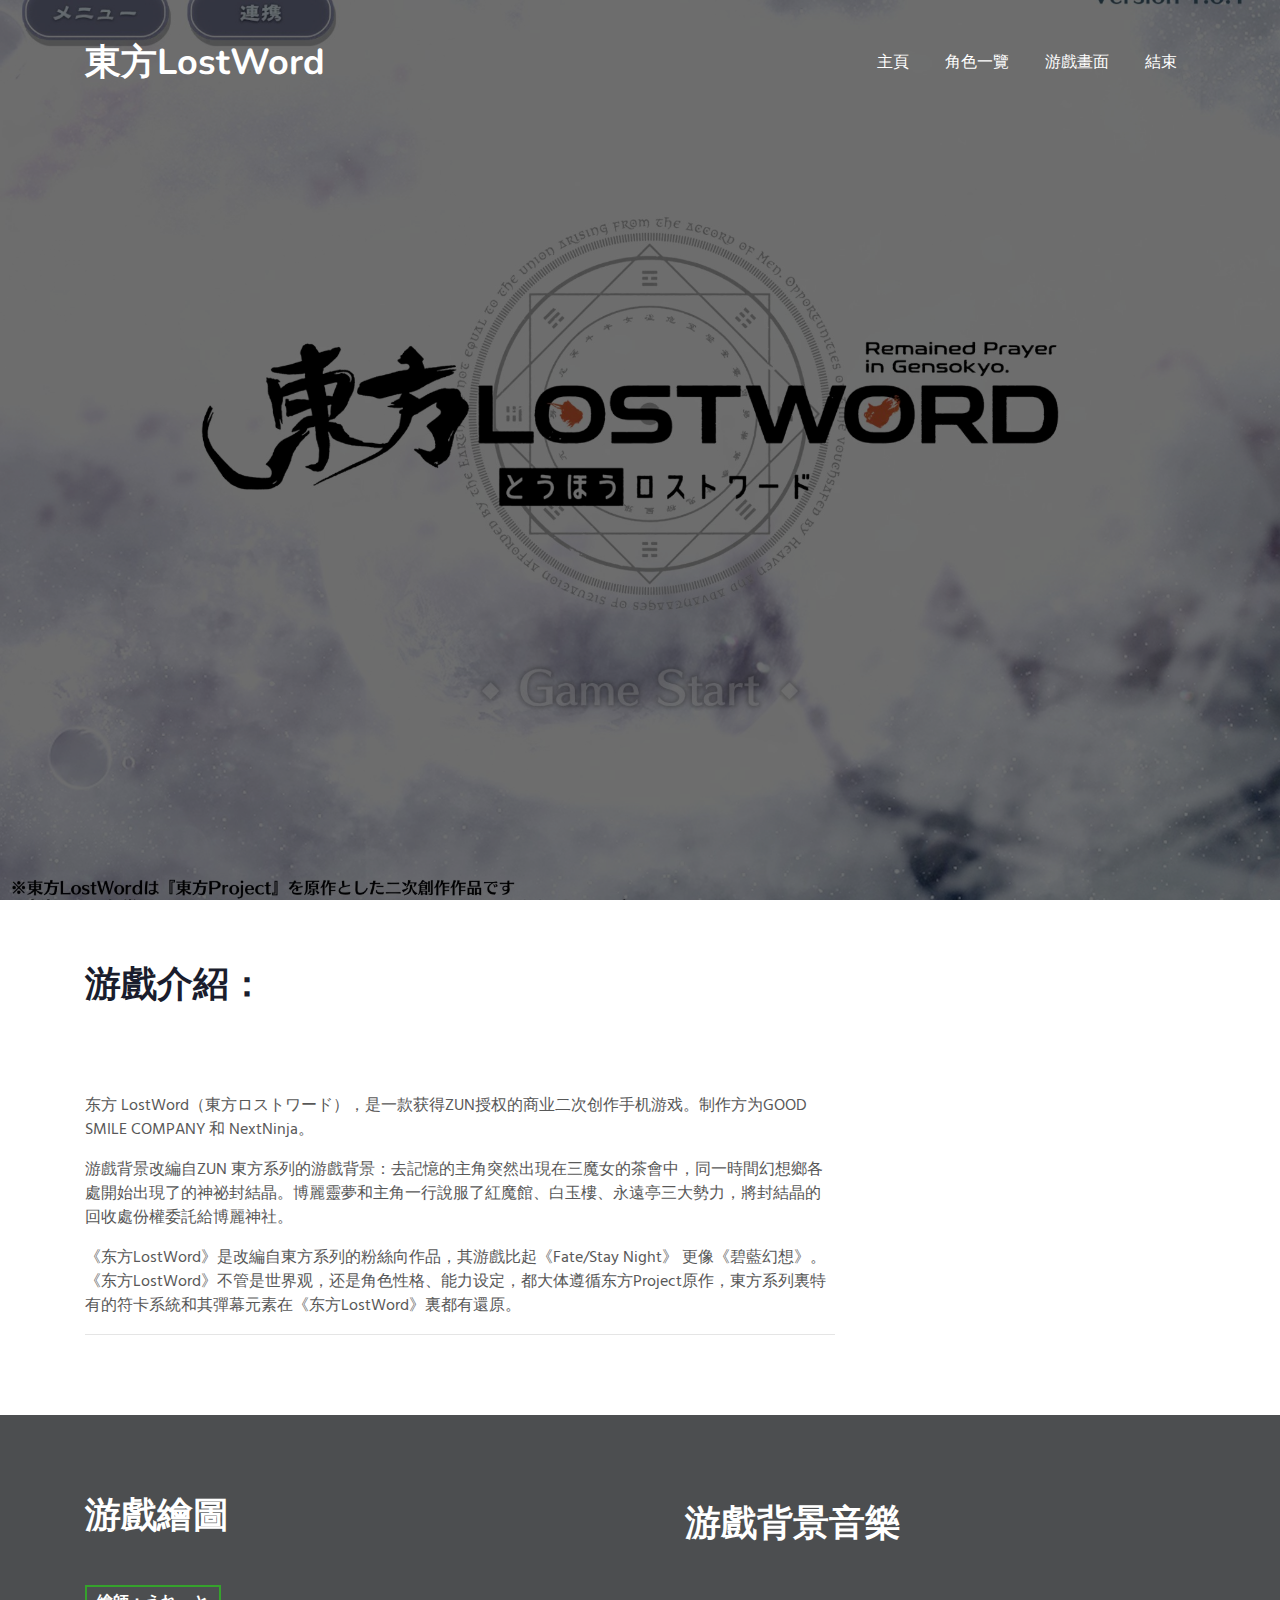
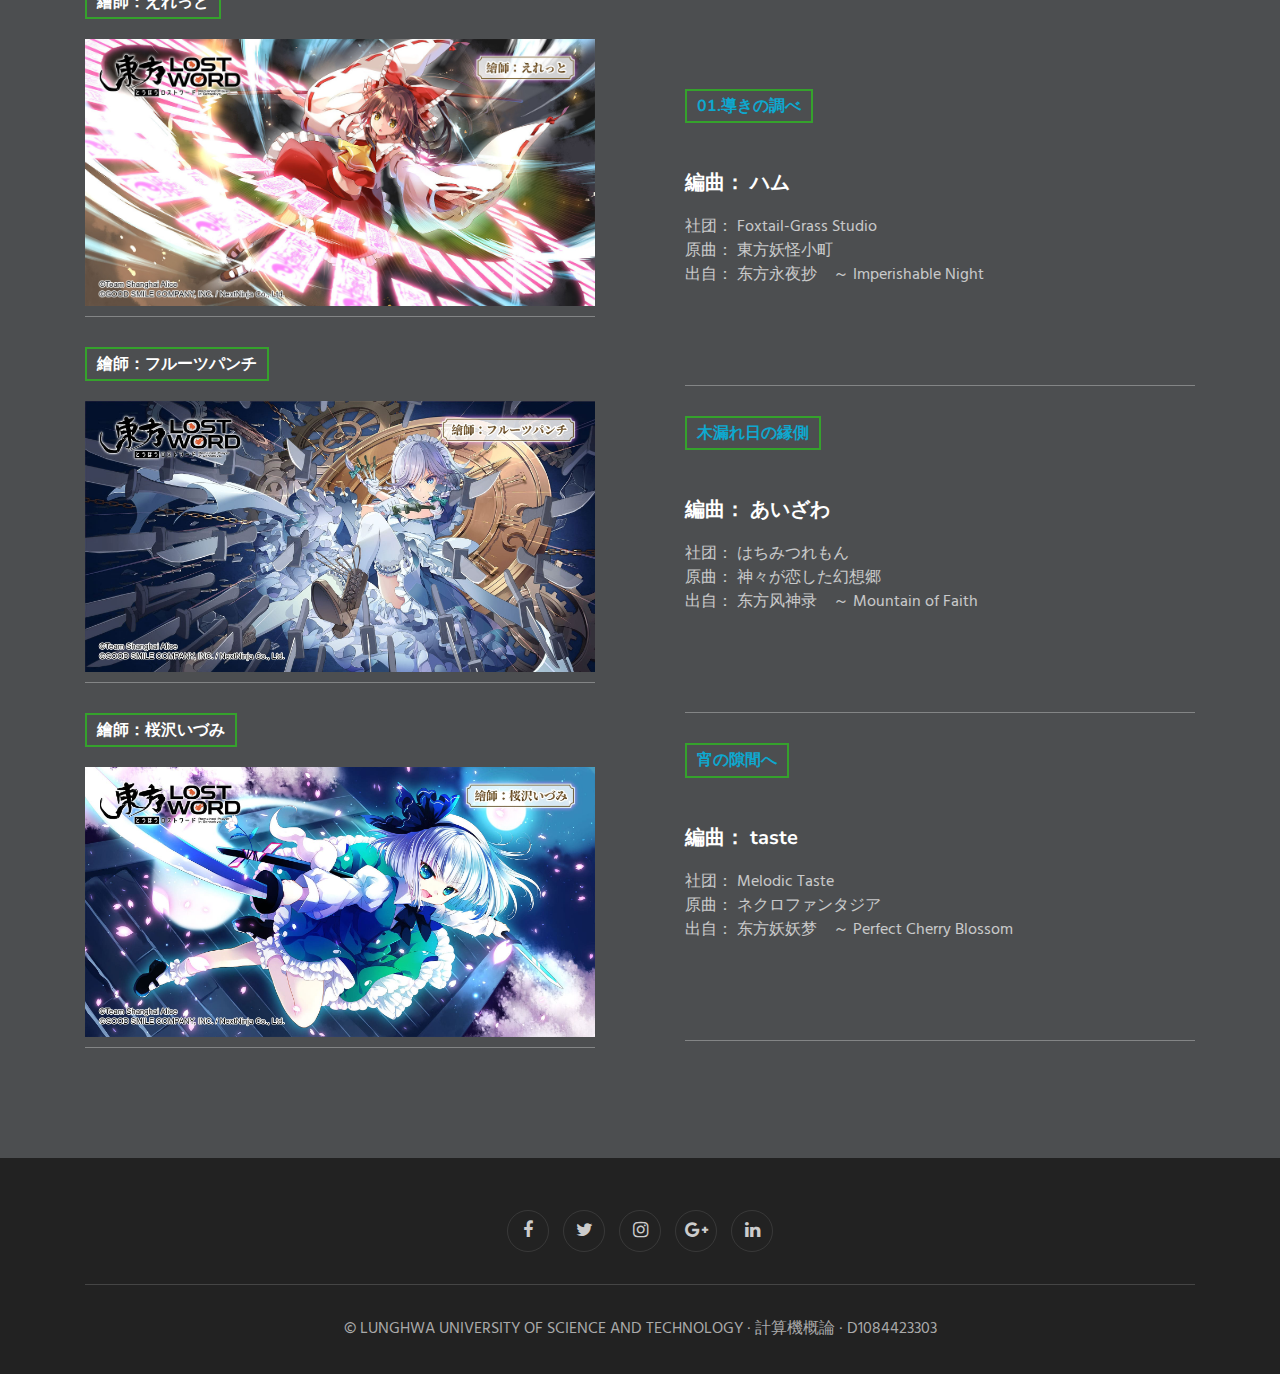
<file: D1084423303-Web/index.html>
<!doctype html>
  <head>
    <meta charset="utf-8">
    <meta name="viewport" content="width=device-width, initial-scale=1, shrink-to-fit=no">

    <title>東方LostWord</title>
    <!-- web fonts -->
    <link href="//fonts.googleapis.com/css?family=Nunito:400,600,700,800,900&display=swap" rel="stylesheet">
    <link href="//fonts.googleapis.com/css?family=Hind&display=swap" rel="stylesheet">
    <!-- //web fonts -->
    <!-- Template CSS -->
    <link rel="stylesheet" href="assets/css/style-starter.css">
      <link rel="icon" href="assets/image/morisa2.jfif">
    
  </head>
  <body>
      
<section class="w3l-bootstrap-header">
  <nav class="navbar navbar-expand-lg navbar-light py-lg-3 py-2">
    <div class="container">
      <a class="navbar-brand" href="index.html"> 東方LostWord</a>
      <audio autoplay id="bg2" loop>
        <source src="assets/bgm/bgm2.mp3" type="audio/mpeg">
        </audio>
      <script>
            var audio = document.getElementById("bg2");
            audio.volume = 0.5;
        </script>

      <button class="navbar-toggler" type="button" data-toggle="collapse" data-target="#navbarSupportedContent"
        aria-controls="navbarSupportedContent" aria-expanded="false" aria-label="Toggle navigation">
        <span class="navbar-toggler-icon fa fa-bars"></span>
      </button>

      <div class="collapse navbar-collapse" id="navbarSupportedContent">
        <ul class="navbar-nav ml-auto">
          <li class="nav-item">
            <a class="nav-link" >主頁</a>
          </li>
          <li class="nav-item">
            <a class="nav-link" href="cha.html">角色一覽</a>
          </li>
          <li class="nav-item">
            <a class="nav-link" href="play.html">游戲畫面</a>
          </li>
         
        
          <li class="nav-item">
            <a class="nav-link" href="end.html">結束</a>
          </li>
        </ul>
        
      </div>
    </div>
  </nav>
</section>
 <!--  Main banner section -->
 <section class="w3l-main-banner" id="home">
  <div class="companies20-content">
    <div class="companies-wrapper">
        <div class="item">
         
            <div class="slider-info banner-view text-center">
              
            </div>
          
        </div>
    </div>
  </div>
</section>
    
<!--  //Main banner section -->
<section class="w3l-about ">
<div class="skills-bars py-5">
 <div class="container py-md-3">
  <div class="heading text-left">
    <h3 class="head">游戲介紹：</h3><br><br><br>
      <p class="my-3 head"> 东方 LostWord（東方ロストワード），是一款获得ZUN授权的商业二次创作手机游戏。制作方为GOOD SMILE COMPANY 和 NextNinja。</p>
      <p class="my-3 head">游戲背景改編自ZUN 東方系列的游戲背景：去記憶的主角突然出現在三魔女的茶會中，同一時間幻想鄉各處開始出現了的神祕封結晶。博麗靈夢和主角一行說服了紅魔館、白玉樓、永遠亭三大勢力，將封結晶的回收處份權委託給博麗神社。</p>
      <p class="my-3 head">《东方LostWord》是改編自東方系列的粉絲向作品，其游戲比起《Fate/Stay Night》 更像《碧藍幻想》。《东方LostWord》不管是世界观，还是角色性格、能力设定，都大体遵循东方Project原作，東方系列裏特有的符卡系統和其彈幕元素在《东方LostWord》裏都有還原。</p>
      <hr>
      
      
    </div>

</div>
</div>

 </section>

            
<section class="services-12" id="experience">
	<div class="form-12-content">
		<div class="container">
			<div class="grid grid-column-2 ">
				
				<div class="column1">
          <h3 class="mb-5">游戲繪圖</h3>
					<div class="experience-top">
            <h5>繪師：えれっと</h5>
						<a><img src="assets/image/11.jfif" class="img-fluid" alt="content-photo"></a>
            </div>
            <div class="experience-top">
              <h5>繪師：フルーツパンチ</h5>
                        <a><img src="assets/image/12.jpg" class="img-fluid" alt="content-photo"></a>
              </div>
              <div class="experience-top">
                <h5>繪師：桜沢いづみ</h5>
                        <a><img src="assets/image/13.jpg" class="img-fluid" alt="content-photo"></a>
                </div>
					</div>
					<div class="column2">
            <h3 class="mb-5">游戲背景音樂</h3>
                        <br><br><br><br>
            <div class="experience-top">
                <h5 class="mb-5"><a href="https://www.youtube.com/watch?v=Nti2eGu2PSk">01.導きの調べ</a></h5>
              <h4>編曲： ハム</h4>
              <p class="my-3 text-white">社团： Foxtail-Grass Studio<br>
                  原曲： 東方妖怪小町<br>
                  出自： 东方永夜抄　～ Imperishable Night</p><br><br><br>
              </div>
              <div class="experience-top">
                  <h5 class="mb-5"> <a href="https://www.youtube.com/watch?v=v_jKdC-94EU&t=103s">木漏れ日の縁側</a></h5>
              <h4>編曲： あいざわ</h4>
              <p class="my-3 text-white">社团： はちみつれもん<br>
                  原曲： 神々が恋した幻想郷<br>
                  出自： 东方风神录　～ Mountain of Faith</p><br><br><br>
                </div>
                <div class="experience-top">
                    <h5 class="mb-5"><a href="https://www.youtube.com/watch?v=nrRhn9jnDig&t=117s"> 宵の隙間へ</a></h5>
              <h4>編曲： 	taste</h4>
              <p class="my-3 text-white">社团： Melodic Taste<br>
                  原曲： ネクロファンタジア<br>
                  出自： 东方妖妖梦　～ Perfect Cherry Blossom</p><br><br><br>
                  </div>
					</div>
			</div>
		</div>
	</div>
</section>

 
 <!-- grids block 5 -->
 <section class="w3l-footer-29-main" id="footer">
   <div class="footer-29 text-center">
      <div class="container">
        
        <div class="main-social-footer-29">
                    
          <a href="#facebook" class="facebook"><span class="fa fa-facebook"></span></a>
          <a href="#twitter" class="twitter"><span class="fa fa-twitter"></span></a>
          <a href="#instagram" class="instagram"><span class="fa fa-instagram"></span></a>
          <a href="#google-plus" class="google-plus"><span class="fa fa-google-plus"></span></a>
          <a href="#linkedin" class="linkedin"><span class="fa fa-linkedin"></span></a>
      </div>
          <div class="bottom-copies text-center">
              <p class="copy-footer-29">© LUNGHWA UNIVERSITY OF SCIENCE AND TECHNOLOGY · 計算機概論 · D1084423303</p>
               
          </div>
      </div>
  </div>
   <!-- move top -->
  <button onclick="topFunction()" id="movetop" title="Go to top">
              <span class="fa fa-angle-up"></span>
                 </button>
                 <script>
                     // When the user scrolls down 20px from the top of the document, show the button
                     window.onscroll = function () {
                         scrollFunction()
                     };
              
                     function scrollFunction() {
                         if (document.body.scrollTop > 20 || document.documentElement.scrollTop > 20) {
                             document.getElementById("movetop").style.display = "block";
                         } else {
                             document.getElementById("movetop").style.display = "none";
                         }
                     }
              
                     // When the user clicks on the button, scroll to the top of the document
                     function topFunction() {
                         document.body.scrollTop = 0;
                         document.documentElement.scrollTop = 0;
                     }
                 </script>
                 <!-- /move top -->
</section>
<section>
<!-- // grids block 5 -->
<script src="assets/js/jquery-3.3.1.min.js"></script>
<!-- //footer-28 block -->
</section>

<script>
    $(function () {
      $('.navbar-toggler').click(function () {
        $('body').toggleClass('noscroll');
      })
    });
  </script>
  <!-- jQuery first, then Popper.js, then Bootstrap JS -->
  <script src="https://code.jquery.com/jquery-3.4.1.slim.min.js"
    integrity="sha384-J6qa4849blE2+poT4WnyKhv5vZF5SrPo0iEjwBvKU7imGFAV0wwj1yYfoRSJoZ+n" crossorigin="anonymous">
  </script>
  
  <script src="https://stackpath.bootstrapcdn.com/bootstrap/4.4.1/js/bootstrap.min.js"
    integrity="sha384-wfSDF2E50Y2D1uUdj0O3uMBJnjuUD4Ih7YwaYd1iqfktj0Uod8GCExl3Og8ifwB6" crossorigin="anonymous">
  </script>

<!-- Smooth scrolling -->



</body>


<!-- // grids block 5 -->
</file>
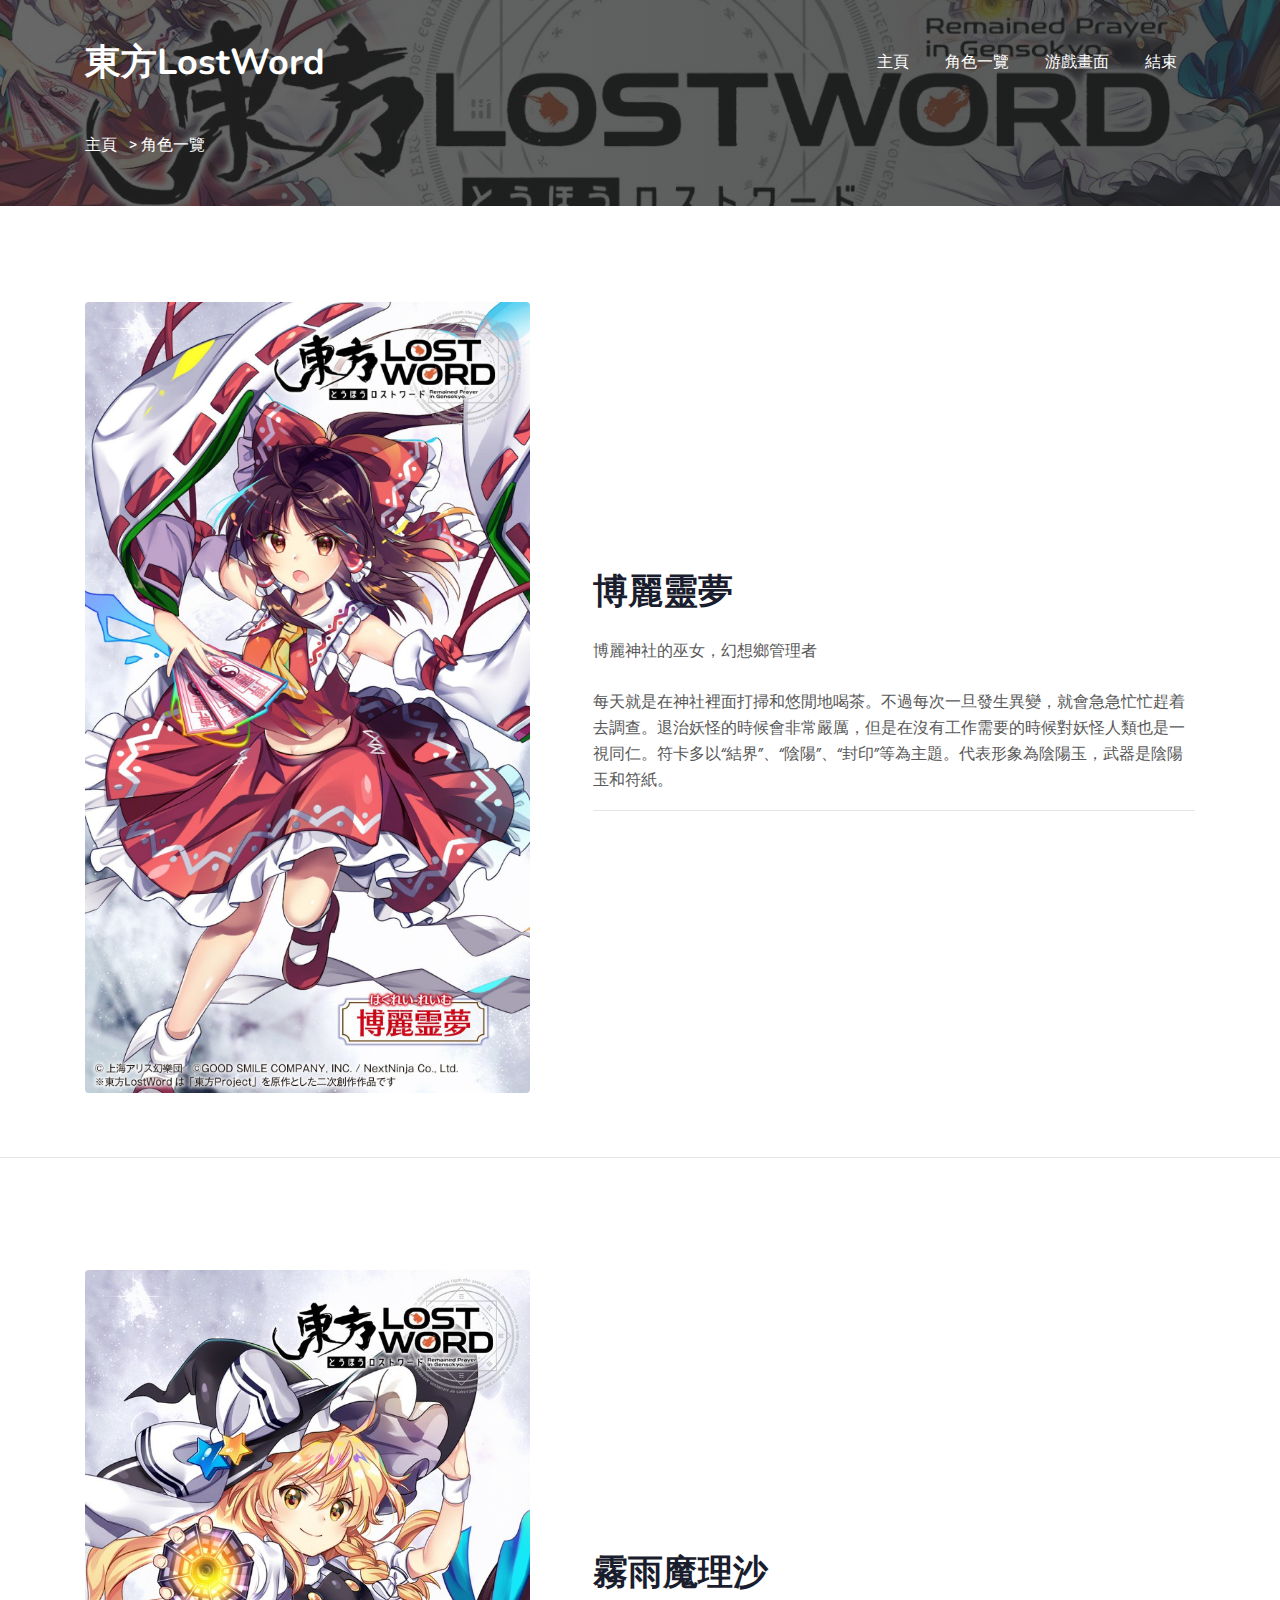
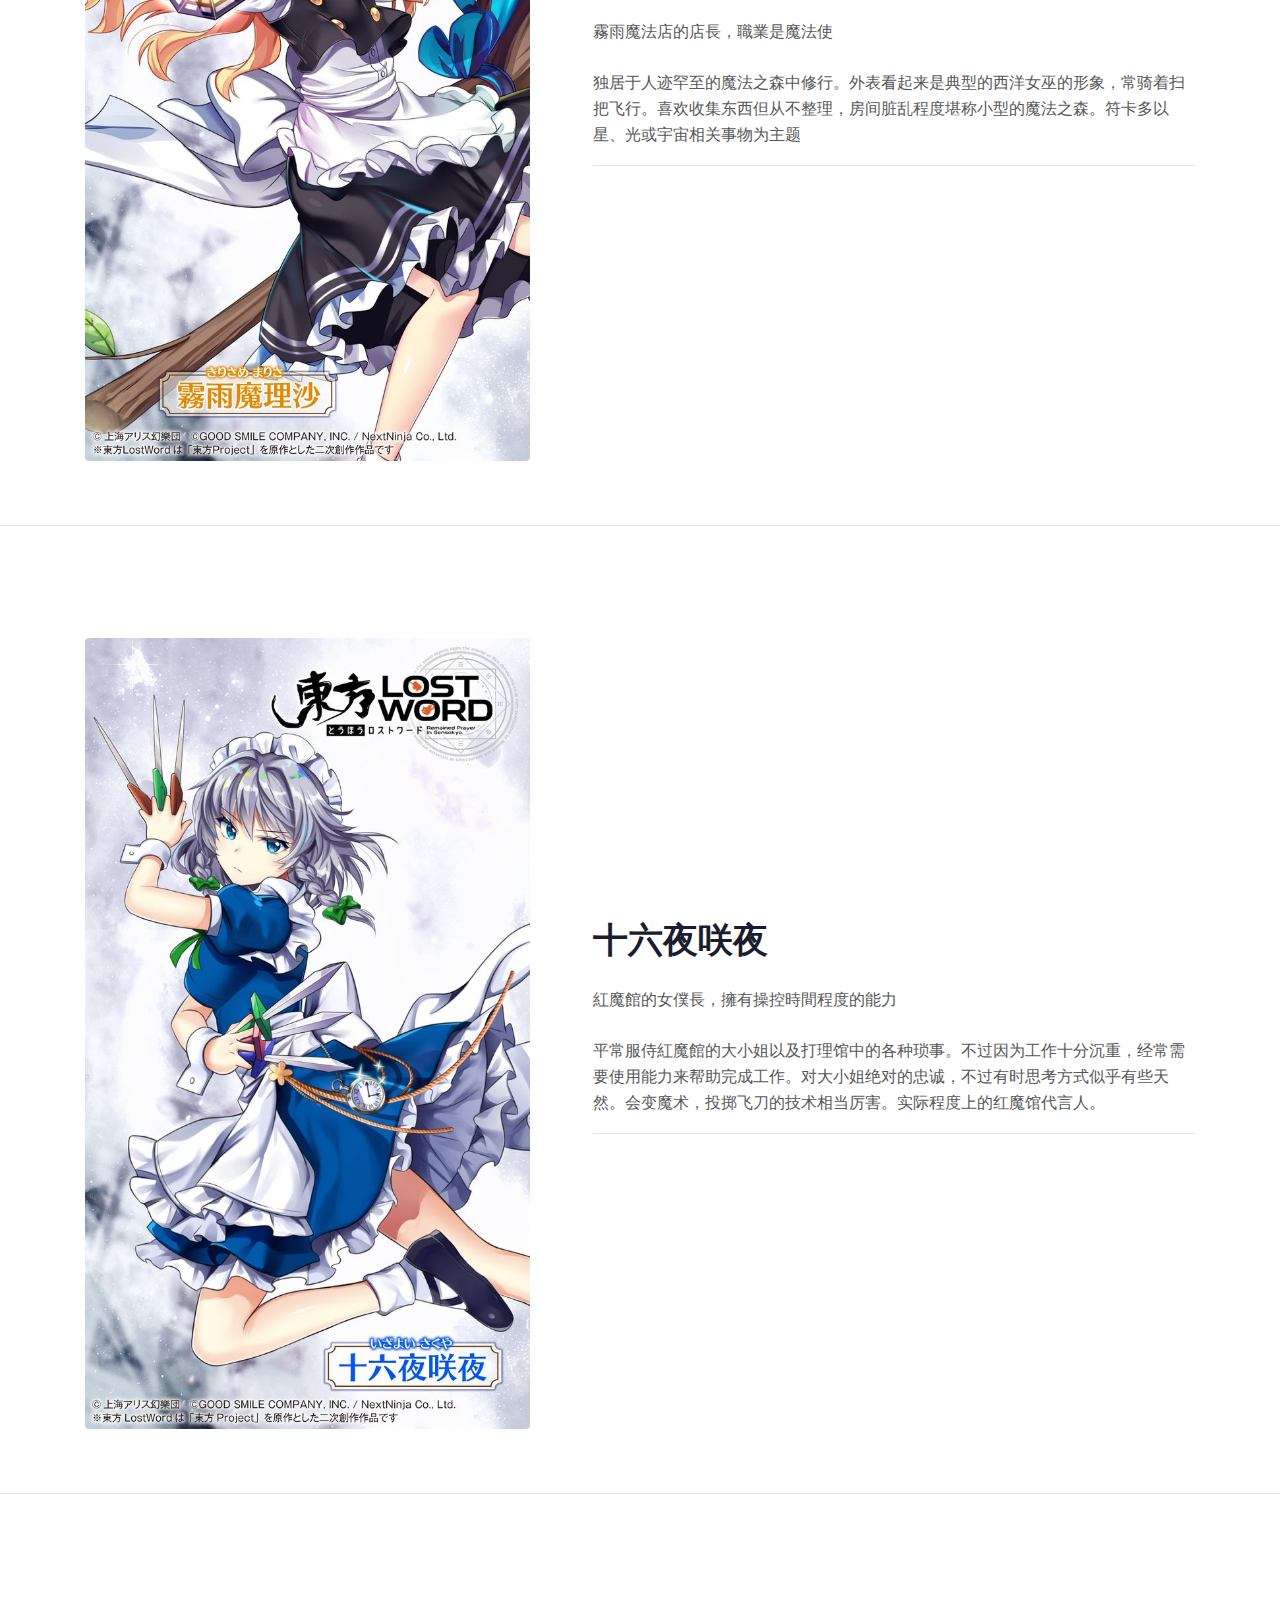
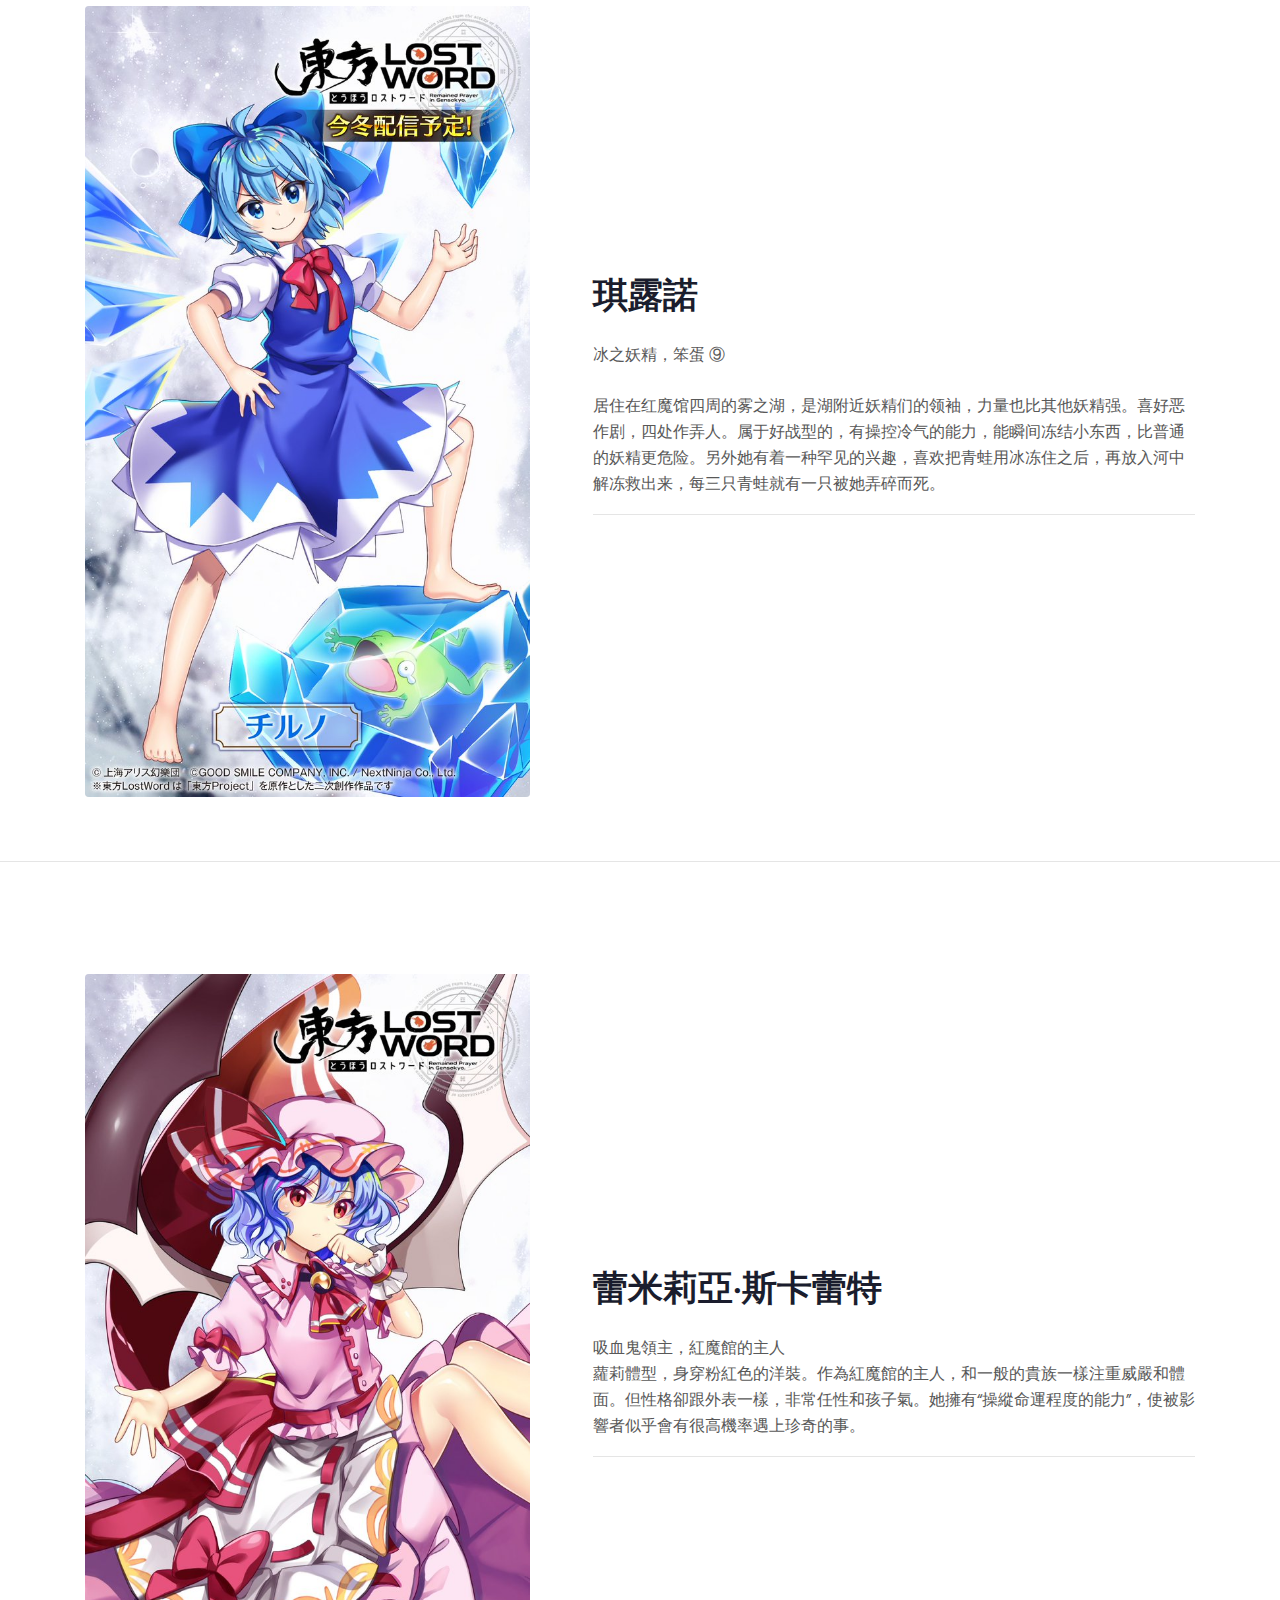
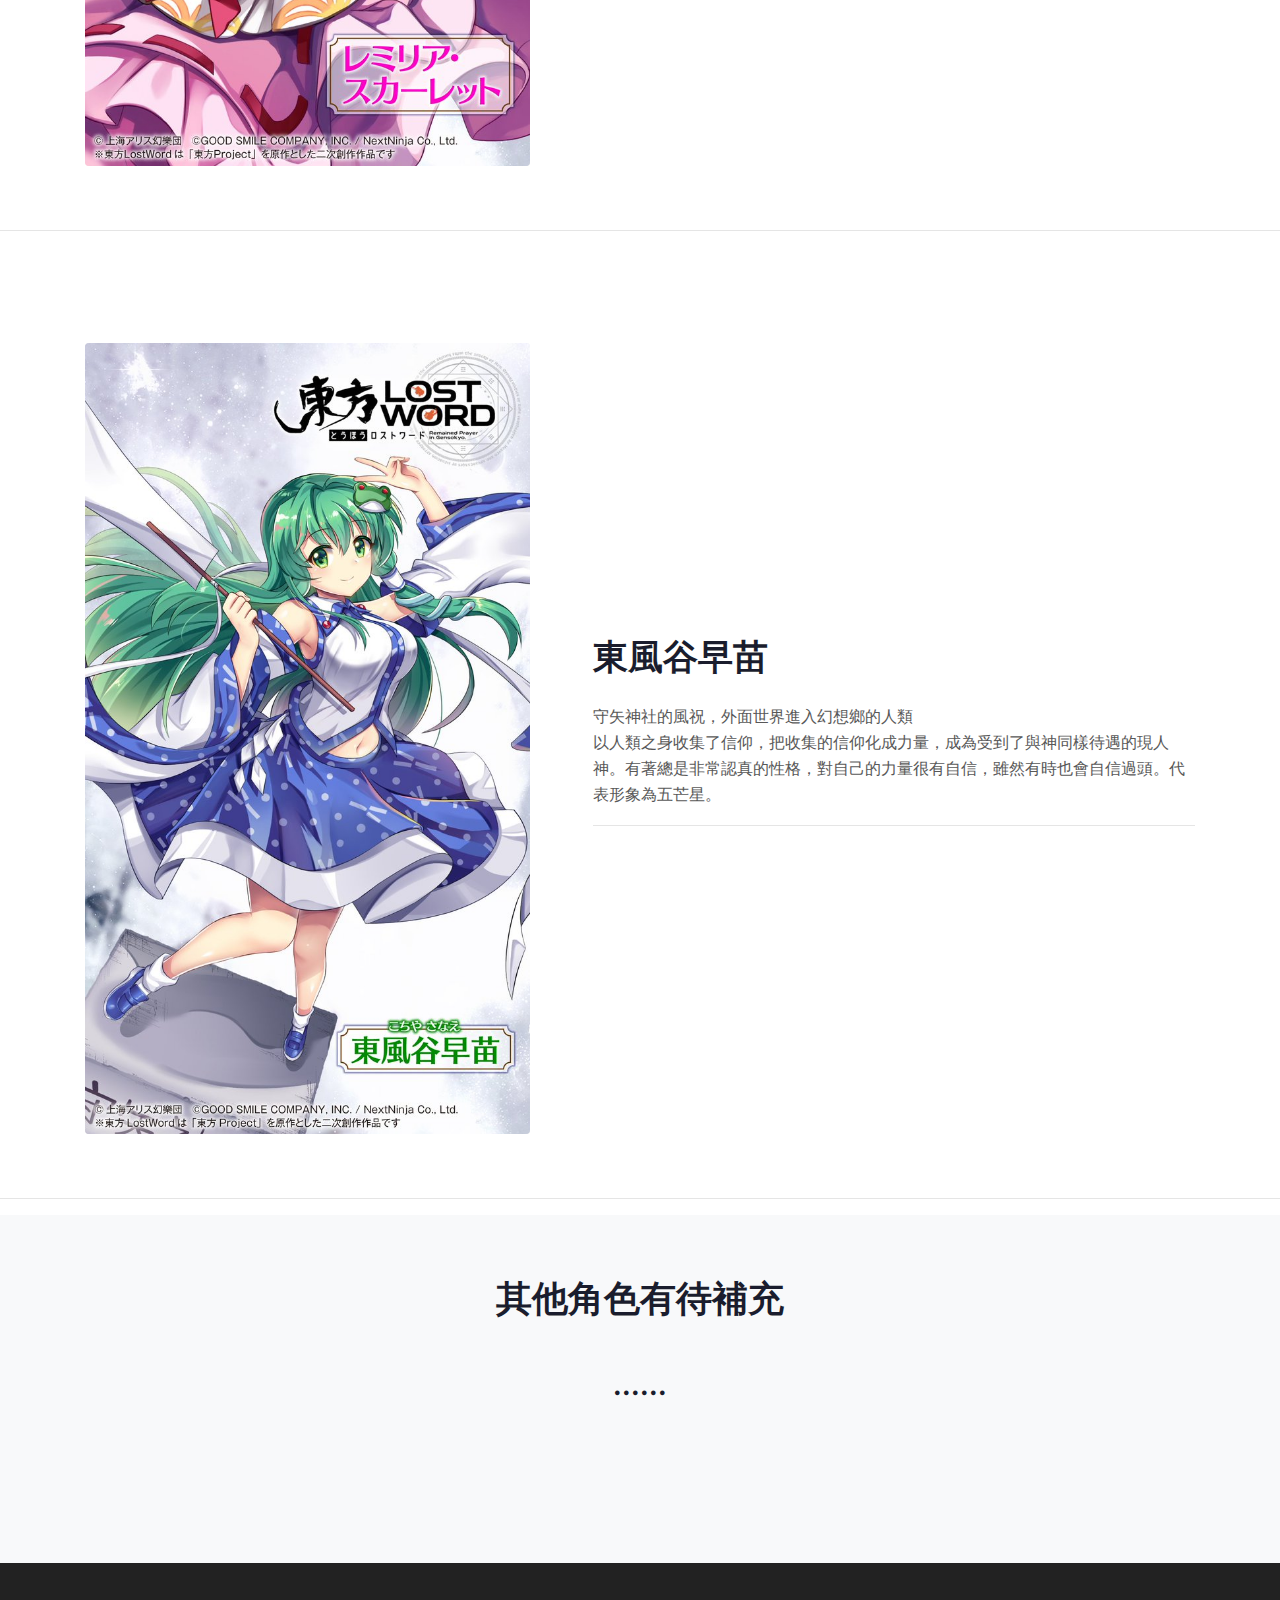
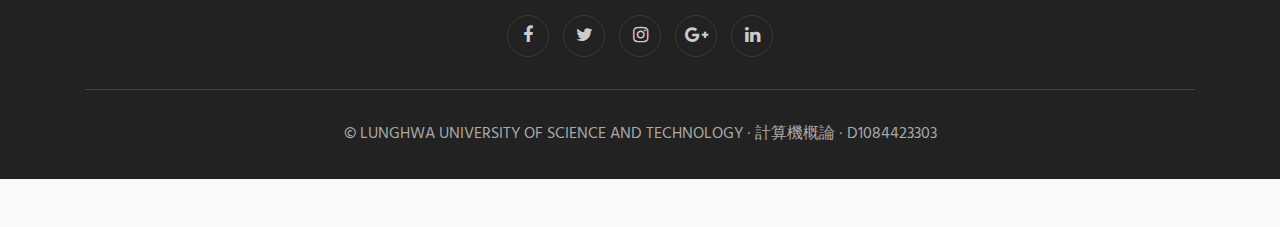
<file: D1084423303-Web/cha.html>
<!doctype html>
  <head>
    <meta charset="utf-8">
    <meta name="viewport" content="width=device-width, initial-scale=1, shrink-to-fit=no">

    <title>東方LostWord</title>
    <!-- web fonts -->
    <link href="//fonts.googleapis.com/css?family=Nunito:400,600,700,800,900&display=swap" rel="stylesheet">
    <link href="//fonts.googleapis.com/css?family=Hind&display=swap" rel="stylesheet">
    <!-- //web fonts -->
    <!-- Template CSS -->
    <link rel="stylesheet" href="assets/css/style-starter.css">
        <link rel="icon" href="assets/image/morisa2.jfif">
      
  </head>
  <body>

<section class="w3l-bootstrap-header">
  <nav class="navbar navbar-expand-lg navbar-light py-lg-3 py-2">
    <div class="container">
      <a class="navbar-brand" href="index.html"> 東方LostWord</a>
        <audio autoplay id="bg2" loop>
        <source src="assets/bgm/bgm2.mp3" type="audio/mpeg">
        </audio>
      <script>
            var audio = document.getElementById("bg2");
            audio.volume = 0.5;
        </script>
        
      <button class="navbar-toggler" type="button" data-toggle="collapse" data-target="#navbarSupportedContent"
        aria-controls="navbarSupportedContent" aria-expanded="false" aria-label="Toggle navigation">
        <span class="navbar-toggler-icon fa fa-bars"></span>
      </button>

      <div class="collapse navbar-collapse" id="navbarSupportedContent">
        <ul class="navbar-nav ml-auto">
          <li class="nav-item">
            <a class="nav-link" href="index.html">主頁</a>
          </li>
          <li class="nav-item">
            <a class="nav-link">角色一覽</a>
          </li>
          <li class="nav-item">
            <a class="nav-link" href="play.html">游戲畫面</a>
          </li>
         
        
          <li class="nav-item">
            <a class="nav-link" href="end.html">結束</a>
          </li>
        </ul>
        
      </div>
    </div>
  </nav>
</section>
<section class="w3l-about-breadcrum">
  <div class="breadcrum-bg">
    <div class="container py-5">
      <p><a href="index.html">主頁</a> &nbsp; >&nbsp;角色一覽</p>
     </div>
  </div>
</section>
<!-- w3l-content-photo-5 -->
<div class="w3l-content-photo-5 py-5" id="about">
	<div class="content-main pt-lg-5 pt-md-3 pb-0">
		<div class="container">
			<div class="row">
				<div class="col-lg-5 content-photo">
					<a><img src="assets/image/lm1.jpg" id="lm1" class="img-fluid" alt="content-photo"></a>
				</div>
				<div class="col-lg-7 content-left mt-lg-0 mt-5 pl-lg-5">
					<h3>博麗靈夢</h3>
					<p class="mb-0">博麗神社的巫女，幻想鄉管理者</p>
                    <p>每天就是在神社裡面打掃和悠閒地喝茶。不過每次一旦發生異變，就會急急忙忙趕着去調查。退治妖怪的時候會非常嚴厲，但是在沒有工作需要的時候對妖怪人類也是一視同仁。符卡多以“結界”、“陰陽”、“封印”等為主題。代表形象為陰陽玉，武器是陰陽玉和符紙。</p>
					<hr>
                    
				</div>
			</div>
		</div>
	</div>
</div>
<hr>
      
      
<div class="w3l-content-photo-5 py-5" id="about">
	<div class="content-main pt-lg-5 pt-md-3 pb-0">
		<div class="container">
			<div class="row">
				<div class="col-lg-5 content-photo">
					<a><img src="assets/image/km1.jpg" class="img-fluid" alt="content-photo"></a>
				</div>
				<div class="col-lg-7 content-left mt-lg-0 mt-5 pl-lg-5">
					<h3>霧雨魔理沙</h3>
                    <p class="mb-0">霧雨魔法店的店長，職業是魔法使</p>
					<p> 独居于人迹罕至的魔法之森中修行。外表看起来是典型的西洋女巫的形象，常骑着扫把飞行。喜欢收集东西但从不整理，房间脏乱程度堪称小型的魔法之森。符卡多以星、光或宇宙相关事物为主题</p>
                    <hr>
					
				</div>
			</div>
		</div>
	</div>
</div>
<hr>
      
      
<div class="w3l-content-photo-5 py-5" id="about">
	<div class="content-main pt-lg-5 pt-md-3 pb-0">
		<div class="container">
			<div class="row">
				<div class="col-lg-5 content-photo">
					<a><img src="assets/image/iz1.jpg" class="img-fluid" alt="content-photo"></a>
				</div>
				<div class="col-lg-7 content-left mt-lg-0 mt-5 pl-lg-5">
					<h3>十六夜咲夜</h3>
					<p class="mb-0">紅魔館的女僕長，擁有操控時間程度的能力</p>
                    <p>平常服侍紅魔館的大小姐以及打理馆中的各种琐事。不过因为工作十分沉重，经常需要使用能力来帮助完成工作。对大小姐绝对的忠诚，不过有时思考方式似乎有些天然。会变魔术，投掷飞刀的技术相当厉害。实际程度上的红魔馆代言人。</p>
                    <hr>
					
				</div>
			</div>
		</div>
	</div>
</div>
<hr>
      
 
<div class="w3l-content-photo-5 py-5" id="about">
	<div class="content-main pt-lg-5 pt-md-3 pb-0">
		<div class="container">
			<div class="row">
				<div class="col-lg-5 content-photo">
					<a><img src="assets/image/cirno1.jpg" class="img-fluid" alt="content-photo"></a>
				</div>
				<div class="col-lg-7 content-left mt-lg-0 mt-5 pl-lg-5">
					<h3>琪露諾</h3>
					<p class="mb-0">冰之妖精，笨蛋 ⑨</p>
                    <p>居住在红魔馆四周的雾之湖，是湖附近妖精们的领袖，力量也比其他妖精强。喜好恶作剧，四处作弄人。属于好战型的，有操控冷气的能力，能瞬间冻结小东西，比普通的妖精更危险。另外她有着一种罕见的兴趣，喜欢把青蛙用冰冻住之后，再放入河中解冻救出来，每三只青蛙就有一只被她弄碎而死。</p>
                    <hr>
					
				</div>
			</div>
		</div>
	</div>
</div>
<hr>
      
 
<div class="w3l-content-photo-5 py-5" id="about">
	<div class="content-main pt-lg-5 pt-md-3 pb-0">
		<div class="container">
			<div class="row">
				<div class="col-lg-5 content-photo">
					<a><img src="assets/image/rs1.jpg" class="img-fluid" alt="content-photo"></a>
				</div>
				<div class="col-lg-7 content-left mt-lg-0 mt-5 pl-lg-5">
					<h3>蕾米莉亞·斯卡蕾特</h3>
					<p class="mb-0">吸血鬼領主，紅魔館的主人<br>蘿莉體型，身穿粉紅色的洋裝。作為紅魔館的主人，和一般的貴族一樣注重威嚴和體面。但性格卻跟外表一樣，非常任性和孩子氣。她擁有“操縱命運程度的能力”，使被影響者似乎會有很高機率遇上珍奇的事。</p>
                    <hr>
					
				</div>
			</div>
		</div>
	</div>
</div>
 <hr>
      
<div class="w3l-content-photo-5 py-5" id="about">
	<div class="content-main pt-lg-5 pt-md-3 pb-0">
		<div class="container">
			<div class="row">
				<div class="col-lg-5 content-photo">
					<a><img src="assets/image/dz1.jpg" class="img-fluid" alt="content-photo"></a>
				</div>
				<div class="col-lg-7 content-left mt-lg-0 mt-5 pl-lg-5">
					<h3>東風谷早苗</h3>
					<p class="mb-0">守矢神社的風祝，外面世界進入幻想鄉的人類<br>以人類之身收集了信仰，把收集的信仰化成力量，成為受到了與神同樣待遇的現人神。有著總是非常認真的性格，對自己的力量很有自信，雖然有時也會自信過頭。代表形象為五芒星。</p>
                    <hr>
					
				</div>
			</div>
		</div>
	</div>
</div>
 <hr>


<!-- //w3l-content-photo-5 -->
<!-- home page service grids -->
<section id="services-1" class="bg-light py-5">
  <div class="container py-lg-3">
    <div class="heading text-center mx-auto">
      <h3 class="head">其他角色有待補充<br><br>......<br><br><br><br></h3>
      <p class="my-3 head"> </p>
        
      </div>
    </div>
    

 <!-- grids block 5 -->
 <section class="w3l-footer-29-main" id="footer">
  <div class="footer-29 text-center">
      <div class="container">
        
        <div class="main-social-footer-29">
                    
          <a href="#facebook" class="facebook"><span class="fa fa-facebook"></span></a>
          <a href="#twitter" class="twitter"><span class="fa fa-twitter"></span></a>
          <a href="#instagram" class="instagram"><span class="fa fa-instagram"></span></a>
          <a href="#google-plus" class="google-plus"><span class="fa fa-google-plus"></span></a>
          <a href="#linkedin" class="linkedin"><span class="fa fa-linkedin"></span></a>
      </div>
          <div class="bottom-copies text-center">
              <p class="copy-footer-29">© LUNGHWA UNIVERSITY OF SCIENCE AND TECHNOLOGY · 計算機概論 · D1084423303</p>
               
          </div>
      </div>
  </div>
   <!-- move top -->
  <button onclick="topFunction()" id="movetop" title="Go to top">
              <span class="fa fa-angle-up"></span>
                 </button>
                 <script>
                     // When the user scrolls down 20px from the top of the document, show the button
                     window.onscroll = function () {
                         scrollFunction()
                     };
              
                     function scrollFunction() {
                         if (document.body.scrollTop > 20 || document.documentElement.scrollTop > 20) {
                             document.getElementById("movetop").style.display = "block";
                         } else {
                             document.getElementById("movetop").style.display = "none";
                         }
                     }
              
                     // When the user clicks on the button, scroll to the top of the document
                     function topFunction() {
                         document.body.scrollTop = 0;
                         document.documentElement.scrollTop = 0;
                     }
                 </script>
                 <!-- /move top -->
</section>
<!-- // grids block 5 -->
<script src="assets/js/jquery-3.3.1.min.js"></script>
<!-- //footer-28 block -->
</section>

<script>
    $(function () {
      $('.navbar-toggler').click(function () {
        $('body').toggleClass('noscroll');
      })
    });
  </script>
  <!-- jQuery first, then Popper.js, then Bootstrap JS -->
  <script src="https://code.jquery.com/jquery-3.4.1.slim.min.js"
    integrity="sha384-J6qa4849blE2+poT4WnyKhv5vZF5SrPo0iEjwBvKU7imGFAV0wwj1yYfoRSJoZ+n" crossorigin="anonymous">
  </script>
  
  <script src="https://stackpath.bootstrapcdn.com/bootstrap/4.4.1/js/bootstrap.min.js"
    integrity="sha384-wfSDF2E50Y2D1uUdj0O3uMBJnjuUD4Ih7YwaYd1iqfktj0Uod8GCExl3Og8ifwB6" crossorigin="anonymous">
  </script>

<!-- Smooth scrolling -->



</body>
</file>
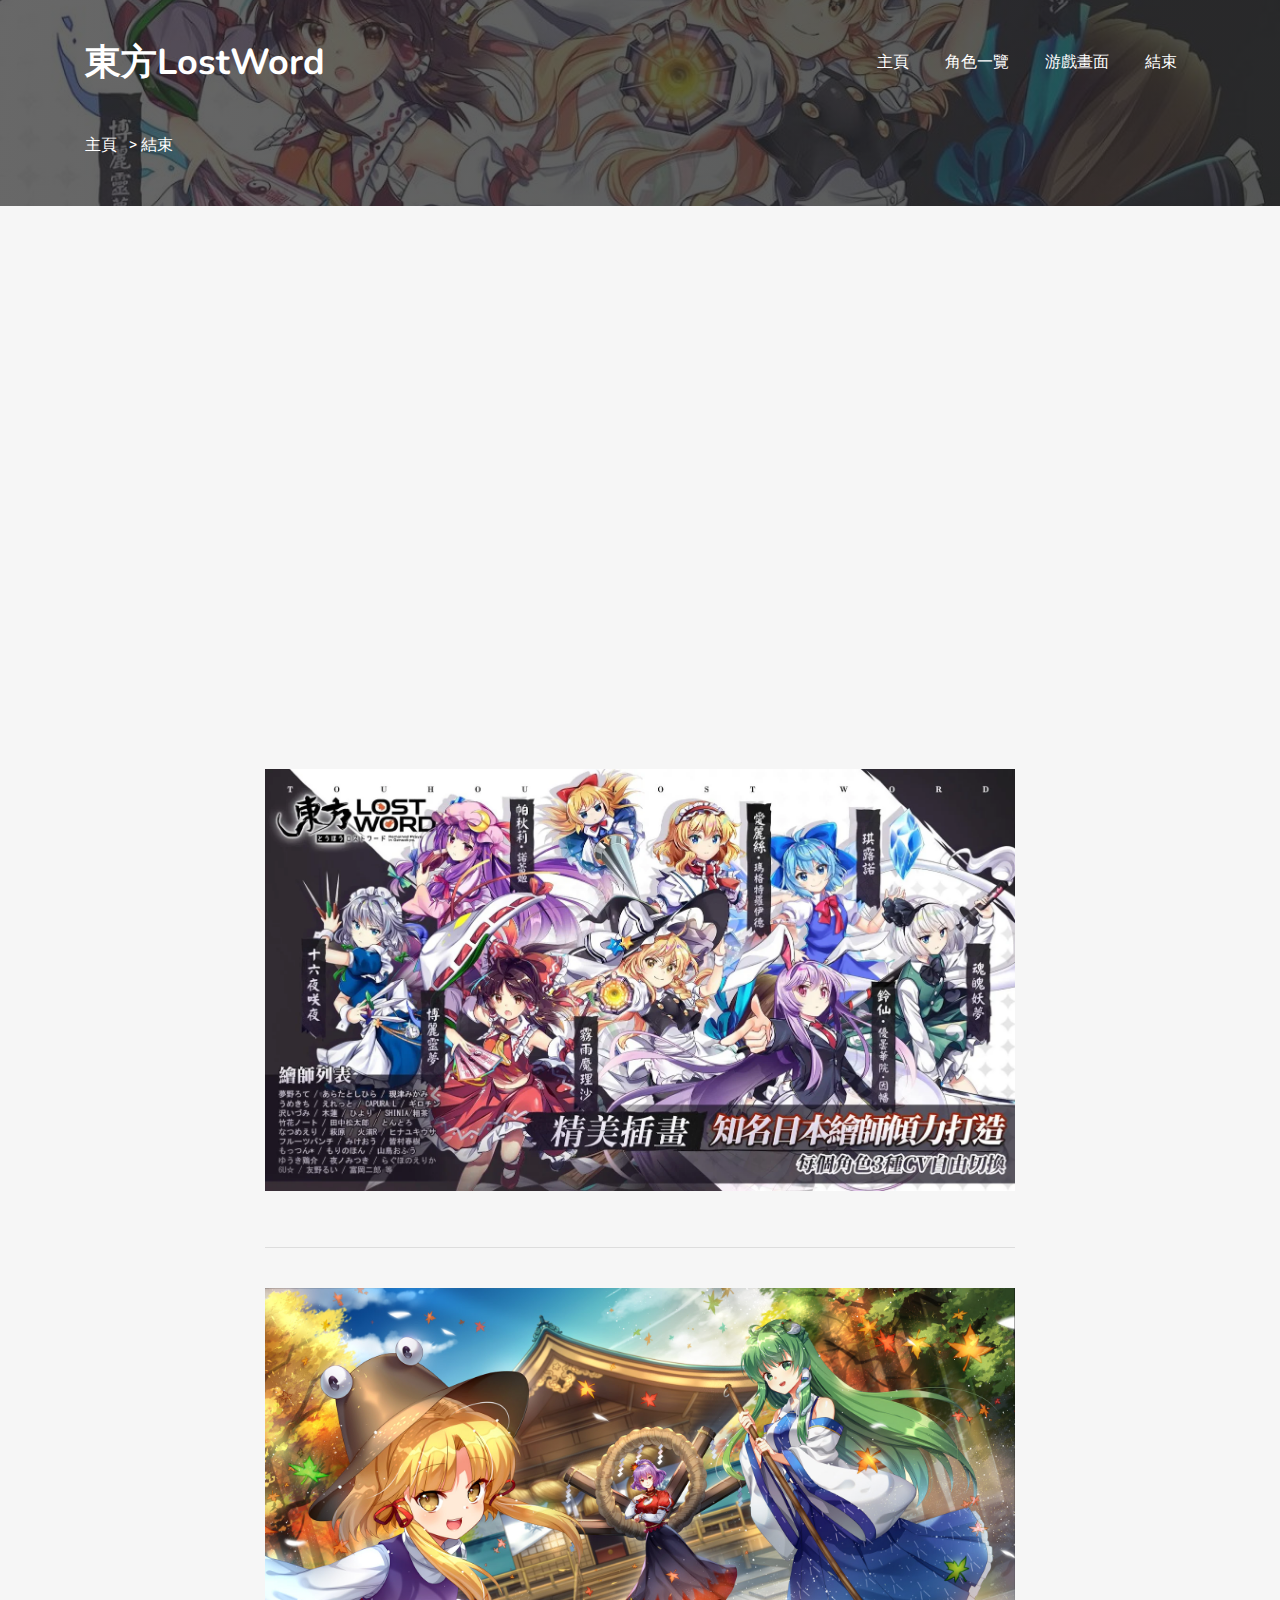
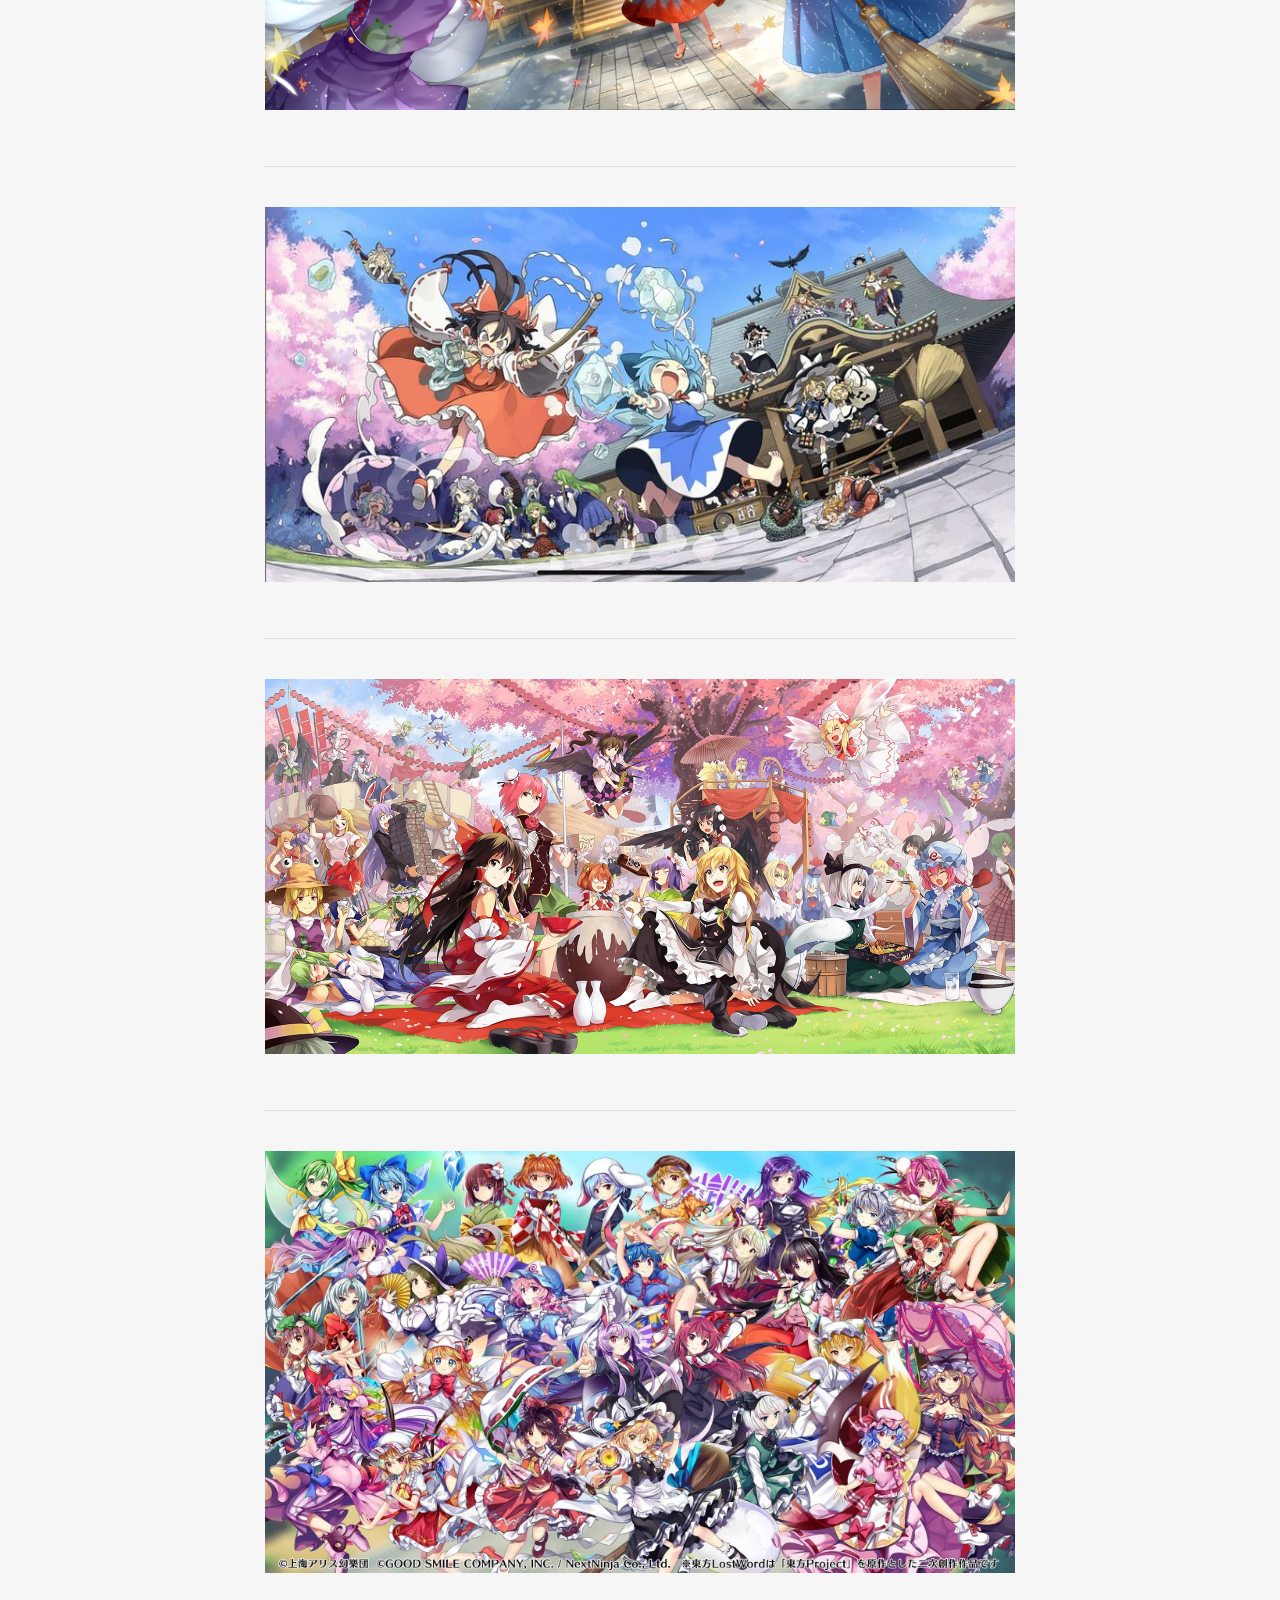
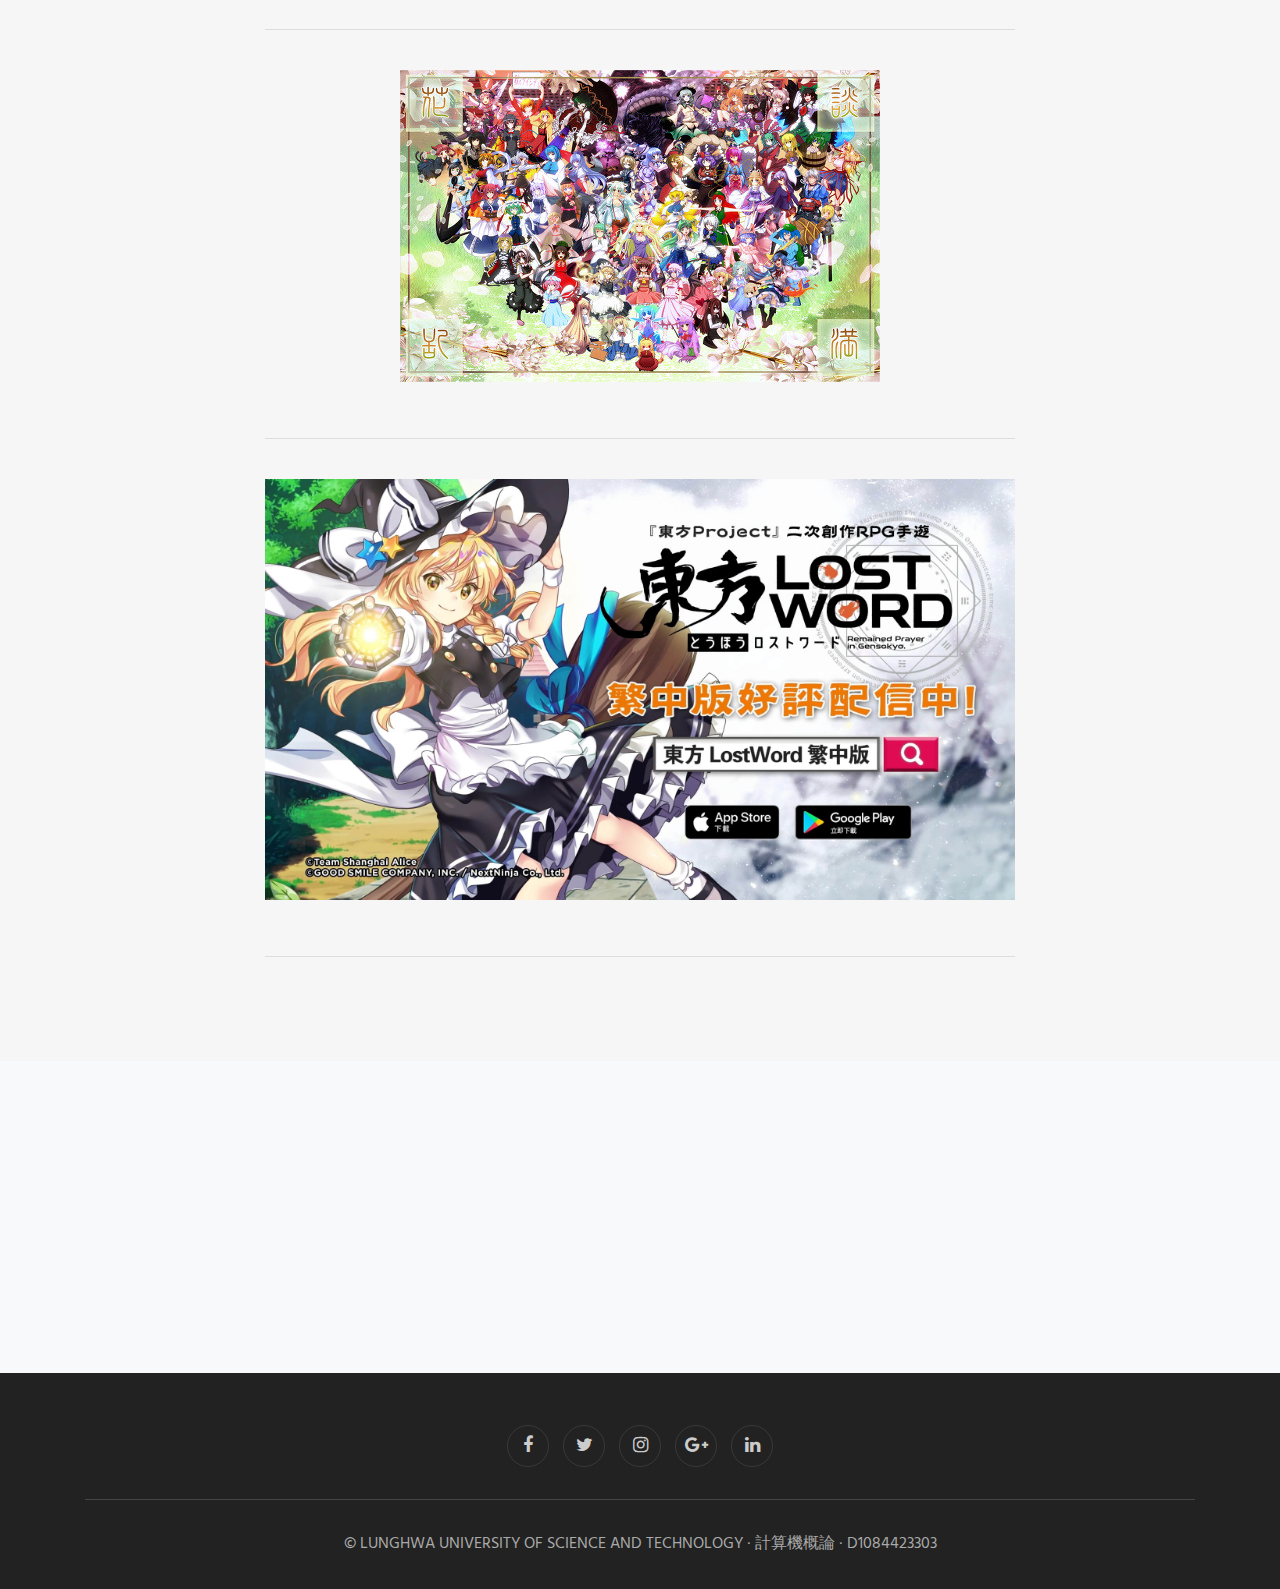
<file: D1084423303-Web/end.html>
<!doctype html>
  <head>
    <meta charset="utf-8">
    <meta name="viewport" content="width=device-width, initial-scale=1, shrink-to-fit=no">

    <title>東方LostWord</title>
    <!-- web fonts -->
    <link href="//fonts.googleapis.com/css?family=Nunito:400,600,700,800,900&display=swap" rel="stylesheet">
    <link href="//fonts.googleapis.com/css?family=Hind&display=swap" rel="stylesheet">
    <!-- //web fonts -->
    <!-- Template CSS -->
    <link rel="stylesheet" href="assets/css/style-starter.css">
        <link rel="icon" href="assets/image/morisa2.jfif">
      
  </head>
  <body>

<section class="w3l-bootstrap-header">
  <nav class="navbar navbar-expand-lg navbar-light py-lg-3 py-2">
    <div class="container">
      <a class="navbar-brand" href="index.html"> 東方LostWord</a>
        <audio autoplay id="bg3" loop>
        <source src="assets/bgm/bgm3.mp3" type="audio/mpeg">
        </audio>
      <script>
            var audio = document.getElementById("bg3");
            audio.volume = 0.05;
        </script>
        
      <button class="navbar-toggler" type="button" data-toggle="collapse" data-target="#navbarSupportedContent"
        aria-controls="navbarSupportedContent" aria-expanded="false" aria-label="Toggle navigation">
        <span class="navbar-toggler-icon fa fa-bars"></span>
      </button>

      <div class="collapse navbar-collapse" id="navbarSupportedContent">
        <ul class="navbar-nav ml-auto">
          <li class="nav-item">
            <a class="nav-link" href="index.html">主頁</a>
          </li>
          <li class="nav-item">
            <a class="nav-link" href="cha.html">角色一覽</a>
          </li>
          <li class="nav-item">
            <a class="nav-link" href="play.html">游戲畫面</a>
          </li>
         
        
          <li class="nav-item">
            <a class="nav-link" >結束</a>
          </li>
        </ul>
        
      </div>
    </div>
  </nav>
</section>
<section class="w3l-service-breadcrum">
  <div class="breadcrum-bg">
    <div class="container py-5">
      <p><a href="index.html">主頁</a> &nbsp; >&nbsp;結束</p>
      </div>
  </div>
</section>
<section class="w3l-features-4">
	<!-- /features -->
		<div class="features py-5" id="services">
            <div class="container py-md-3">
			<div class="heading text-center mx-auto">
                <h3 class="head"></h3>
                <br><br>
                <iframe width="560" height="315" src="https://www.youtube.com/embed/1dBa-uF1huA" frameborder="0" allow="accelerometer; autoplay; clipboard-write; encrypted-media; gyroscope; picture-in-picture" allowfullscreen></iframe>

                
			  </div>
            </div>
        </div>
    
    
    <div class="features py-5" id="services">
            <div class="container py-md-3">
			<div class="heading text-center mx-auto">
                
                <a><img src="assets/image/ads.png" class="img-fluid" alt="content-photo"></a>
				<p class="my-3 head">  </p>
                <br><hr><br>
                
                <a><img src="assets/image/wp1.jpg" class="img-fluid" alt="content-photo"></a>
				<p class="my-3 head">  </p>
                <br><hr><br>
                
                <a><img src="assets/image/gsk.jpg" class="img-fluid" alt="content-photo"></a>
				<p class="my-3 head">  </p>
                <br><hr><br>
                
                <a><img src="assets/image/hnm.jpg" class="img-fluid" alt="content-photo"></a>
				<p class="my-3 head">  </p>
                <br><hr><br>
                  
                <a><img src="assets/image/wp2.jfif" class="img-fluid" alt="content-photo"></a>
				<p class="my-3 head">  </p>
                <br><hr><br>
                
                <a><img src="assets/image/all.jpg" class="img-fluid" alt="content-photo"></a>
				<p class="my-3 head">  </p>
                <br><hr><br>
                  
                <a href="https://www.touhoulostword.tw/"><img src="assets/image/ads2.jpg" class="img-fluid" alt="content-photo"></a>
				<p class="my-3 head">  </p>
                <br><hr><br>
                
			  </div>
            </div>
        </div>
    
    
    
    <section id="services-1" class="bg-light py-5">
  <div class="container py-lg-3">
    <div class="heading text-center mx-auto">
      <h3 class="head">  <br><br>   <br><br></h3>
      <p class="my-3 head"> </p>
        
      </div>
    </div>
    </section>
        
        
  <!-- grids block 5 -->
 <section class="w3l-footer-29-main" id="footer">
  <div class="footer-29 text-center">
      <div class="container">
        
        <div class="main-social-footer-29">
                    
          <a href="#facebook" class="facebook"><span class="fa fa-facebook"></span></a>
          <a href="#twitter" class="twitter"><span class="fa fa-twitter"></span></a>
          <a href="#instagram" class="instagram"><span class="fa fa-instagram"></span></a>
          <a href="#google-plus" class="google-plus"><span class="fa fa-google-plus"></span></a>
          <a href="#linkedin" class="linkedin"><span class="fa fa-linkedin"></span></a>
      </div>
          <div class="bottom-copies text-center">
              <p class="copy-footer-29">© LUNGHWA UNIVERSITY OF SCIENCE AND TECHNOLOGY · 計算機概論 · D1084423303</p>
               
          </div>
      </div>
  </div>
   <!-- move top -->
  <button onclick="topFunction()" id="movetop" title="Go to top">
              <span class="fa fa-angle-up"></span>
                 </button>
                 <script>
                     // When the user scrolls down 20px from the top of the document, show the button
                     window.onscroll = function () {
                         scrollFunction()
                     };
              
                     function scrollFunction() {
                         if (document.body.scrollTop > 20 || document.documentElement.scrollTop > 20) {
                             document.getElementById("movetop").style.display = "block";
                         } else {
                             document.getElementById("movetop").style.display = "none";
                         }
                     }
              
                     // When the user clicks on the button, scroll to the top of the document
                     function topFunction() {
                         document.body.scrollTop = 0;
                         document.documentElement.scrollTop = 0;
                     }
                 </script>
                 <!-- /move top -->
</section>
<!-- // grids block 5 -->
<script src="assets/js/jquery-3.3.1.min.js"></script>
<!-- //footer-28 block -->
</section>

<script>
    $(function () {
      $('.navbar-toggler').click(function () {
        $('body').toggleClass('noscroll');
      })
    });
  </script>
  <!-- jQuery first, then Popper.js, then Bootstrap JS -->
  <script src="https://code.jquery.com/jquery-3.4.1.slim.min.js"
    integrity="sha384-J6qa4849blE2+poT4WnyKhv5vZF5SrPo0iEjwBvKU7imGFAV0wwj1yYfoRSJoZ+n" crossorigin="anonymous">
  </script>
  
  <script src="https://stackpath.bootstrapcdn.com/bootstrap/4.4.1/js/bootstrap.min.js"
    integrity="sha384-wfSDF2E50Y2D1uUdj0O3uMBJnjuUD4Ih7YwaYd1iqfktj0Uod8GCExl3Og8ifwB6" crossorigin="anonymous">
  </script>

<!-- Smooth scrolling -->



</body>
</file>
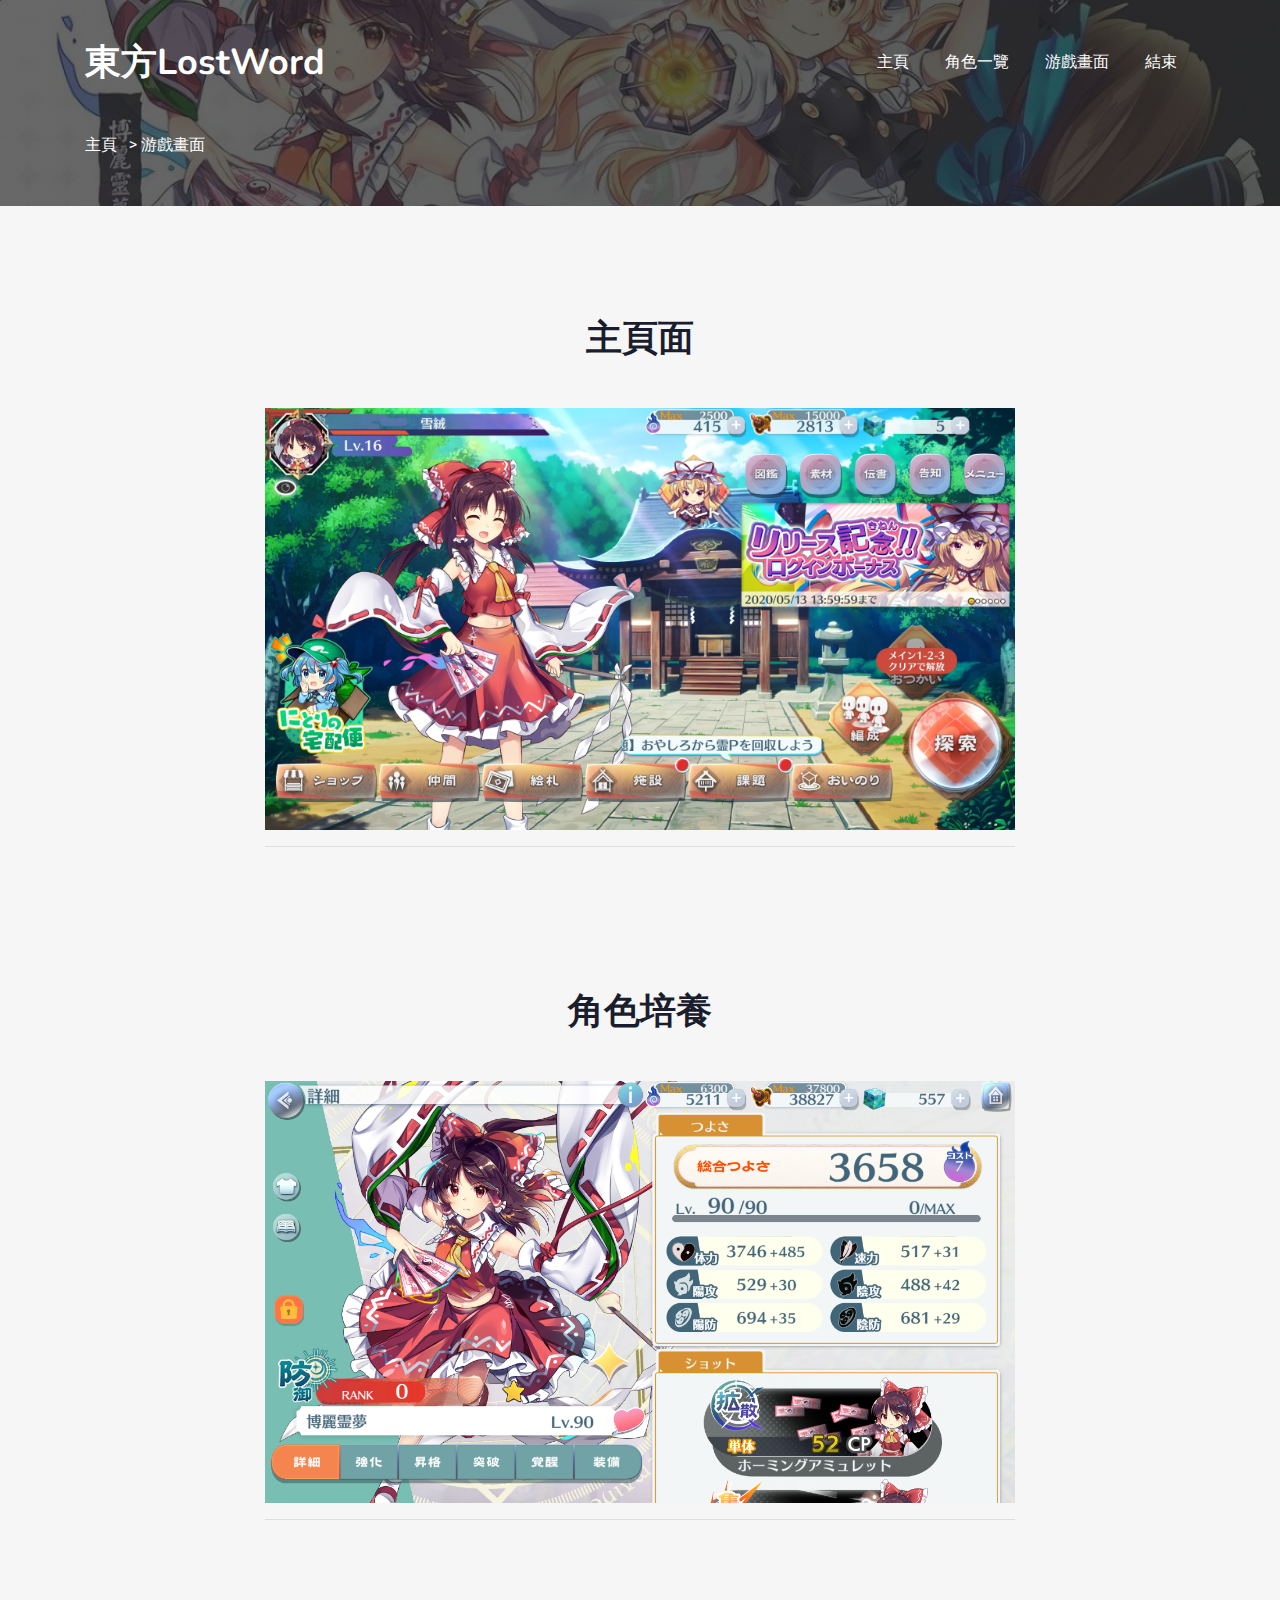
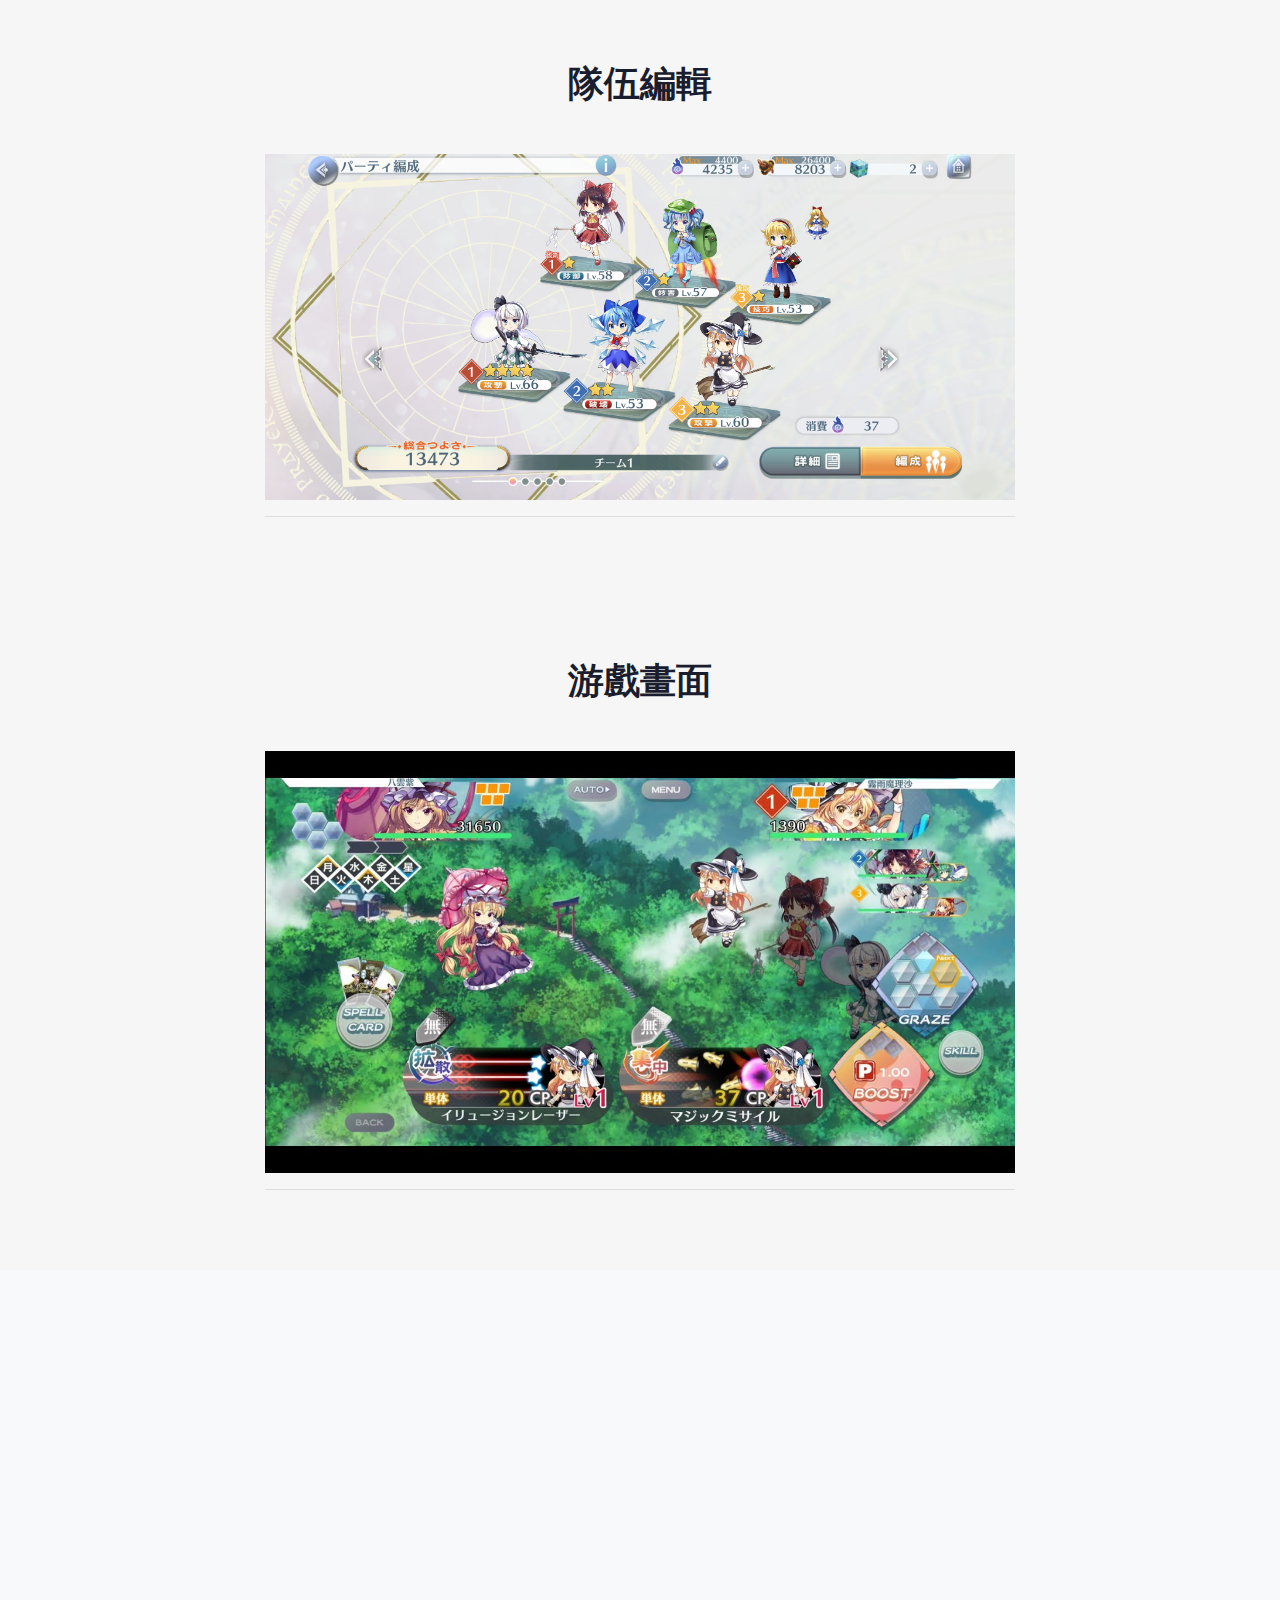
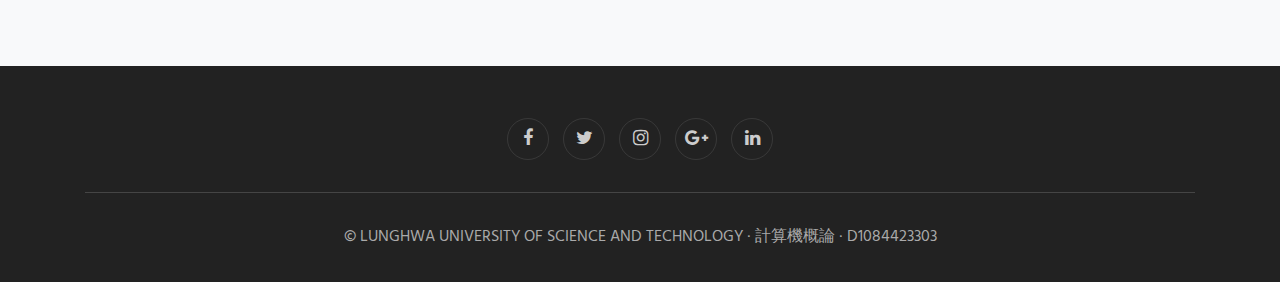
<file: D1084423303-Web/play.html>
<!doctype html>
  <head>
    <meta charset="utf-8">
    <meta name="viewport" content="width=device-width, initial-scale=1, shrink-to-fit=no">

    <title>東方LostWord</title>
    <!-- web fonts -->
    <link href="//fonts.googleapis.com/css?family=Nunito:400,600,700,800,900&display=swap" rel="stylesheet">
    <link href="//fonts.googleapis.com/css?family=Hind&display=swap" rel="stylesheet">
    <!-- //web fonts -->
    <!-- Template CSS -->
    <link rel="stylesheet" href="assets/css/style-starter.css">
        <link rel="icon" href="assets/image/morisa2.jfif">
      
  </head>
  <body>

<section class="w3l-bootstrap-header">
  <nav class="navbar navbar-expand-lg navbar-light py-lg-3 py-2">
    <div class="container">
      <a class="navbar-brand" href="index.html"> 東方LostWord</a>
        <audio autoplay id="bg2" loop>
        <source src="assets/bgm/bgm2.mp3" type="audio/mpeg">
        </audio>
      <script>
            var audio = document.getElementById("bg2");
            audio.volume = 0.5;
        </script>
        
      <button class="navbar-toggler" type="button" data-toggle="collapse" data-target="#navbarSupportedContent"
        aria-controls="navbarSupportedContent" aria-expanded="false" aria-label="Toggle navigation">
        <span class="navbar-toggler-icon fa fa-bars"></span>
      </button>

      <div class="collapse navbar-collapse" id="navbarSupportedContent">
        <ul class="navbar-nav ml-auto">
          <li class="nav-item">
            <a class="nav-link" href="index.html">主頁</a>
          </li>
          <li class="nav-item">
            <a class="nav-link" href="cha.html">角色一覽</a>
          </li>
          <li class="nav-item">
            <a class="nav-link" >游戲畫面</a>
          </li>
         
        
          <li class="nav-item">
            <a class="nav-link" href="end.html">結束</a>
          </li>
        </ul>
        
      </div>
    </div>
  </nav>
</section>
<section class="w3l-service-breadcrum">
  <div class="breadcrum-bg">
    <div class="container py-5">
      <p><a href="index.html">主頁</a> &nbsp; >&nbsp;游戲畫面</p>
      </div>
  </div>
</section>
<section class="w3l-features-4">
	<!-- /features -->
		<div class="features py-5" id="services">
            <div class="container py-md-3">
			<div class="heading text-center mx-auto">
                <br><br>
                <h3 class="head">主頁面</h3>
                <br><br>
                <a><img src="assets/image/00.jpg" class="img-fluid" alt="content-photo"></a>
                <br><hr>

                
			  </div>
            </div>
        </div>
    
    
    <div class="features py-5" id="services">
            <div class="container py-md-3">
			<div class="heading text-center mx-auto">
                
                <h3 class="head">角色培養 </h3>
                <br><br>
                <a><img src="assets/image/01.PNG" class="img-fluid" alt="content-photo"></a>
                <br><hr>
				<p class="my-3 head">  </p>
                
			  </div>
            </div>
        </div>
    
    <div class="features py-5" id="services">
            <div class="container py-md-3">
			<div class="heading text-center mx-auto">
                
                <h3 class="head">隊伍編輯</h3>
                <br><br>
                <a><img src="assets/image/03.png" class="img-fluid" alt="content-photo"></a>
                <br><hr>
				<p class="my-3 head">  </p>
                
			  </div>
            </div>
        </div>
    
    
    <div class="features py-5" id="services">
            <div class="container py-md-3">
			<div class="heading text-center mx-auto">
                
                <h3 class="head">游戲畫面</h3>
                <br><br>
                <a><img src="assets/image/03.jpg" class="img-fluid" alt="content-photo"></a>
                <br><hr>
				<p class="my-3 head">  </p>
                
			  </div>
            </div>
        </div>
    

    
<section id="services-1" class="bg-light py-5">
  <div class="container py-lg-3">
    <div class="heading text-center mx-auto">
      <h3 class="head">  <br><br>  <br><br><br><br></h3>
      <p class="my-3 head"> </p>
        
      </div>
    </div>
    </section>
    

  <!-- grids block 5 -->
 <section class="w3l-footer-29-main" id="footer">
  <div class="footer-29 text-center">
      <div class="container">
        
        <div class="main-social-footer-29">
                    
          <a href="#facebook" class="facebook"><span class="fa fa-facebook"></span></a>
          <a href="#twitter" class="twitter"><span class="fa fa-twitter"></span></a>
          <a href="#instagram" class="instagram"><span class="fa fa-instagram"></span></a>
          <a href="#google-plus" class="google-plus"><span class="fa fa-google-plus"></span></a>
          <a href="#linkedin" class="linkedin"><span class="fa fa-linkedin"></span></a>
      </div>
          <div class="bottom-copies text-center">
              <p class="copy-footer-29">© LUNGHWA UNIVERSITY OF SCIENCE AND TECHNOLOGY · 計算機概論 · D1084423303</p>
               
          </div>
      </div>
  </div>
   <!-- move top -->
  <button onclick="topFunction()" id="movetop" title="Go to top">
              <span class="fa fa-angle-up"></span>
                 </button>
                 <script>
                     // When the user scrolls down 20px from the top of the document, show the button
                     window.onscroll = function () {
                         scrollFunction()
                     };
              
                     function scrollFunction() {
                         if (document.body.scrollTop > 20 || document.documentElement.scrollTop > 20) {
                             document.getElementById("movetop").style.display = "block";
                         } else {
                             document.getElementById("movetop").style.display = "none";
                         }
                     }
              
                     // When the user clicks on the button, scroll to the top of the document
                     function topFunction() {
                         document.body.scrollTop = 0;
                         document.documentElement.scrollTop = 0;
                     }
                 </script>
                 <!-- /move top -->
</section>
<!-- // grids block 5 -->
<script src="assets/js/jquery-3.3.1.min.js"></script>
<!-- //footer-28 block -->
</section>

<script>
    $(function () {
      $('.navbar-toggler').click(function () {
        $('body').toggleClass('noscroll');
      })
    });
  </script>
  <!-- jQuery first, then Popper.js, then Bootstrap JS -->
  <script src="https://code.jquery.com/jquery-3.4.1.slim.min.js"
    integrity="sha384-J6qa4849blE2+poT4WnyKhv5vZF5SrPo0iEjwBvKU7imGFAV0wwj1yYfoRSJoZ+n" crossorigin="anonymous">
  </script>
  
  <script src="https://stackpath.bootstrapcdn.com/bootstrap/4.4.1/js/bootstrap.min.js"
    integrity="sha384-wfSDF2E50Y2D1uUdj0O3uMBJnjuUD4Ih7YwaYd1iqfktj0Uod8GCExl3Og8ifwB6" crossorigin="anonymous">
  </script>

<!-- Smooth scrolling -->



</body>
</file>
